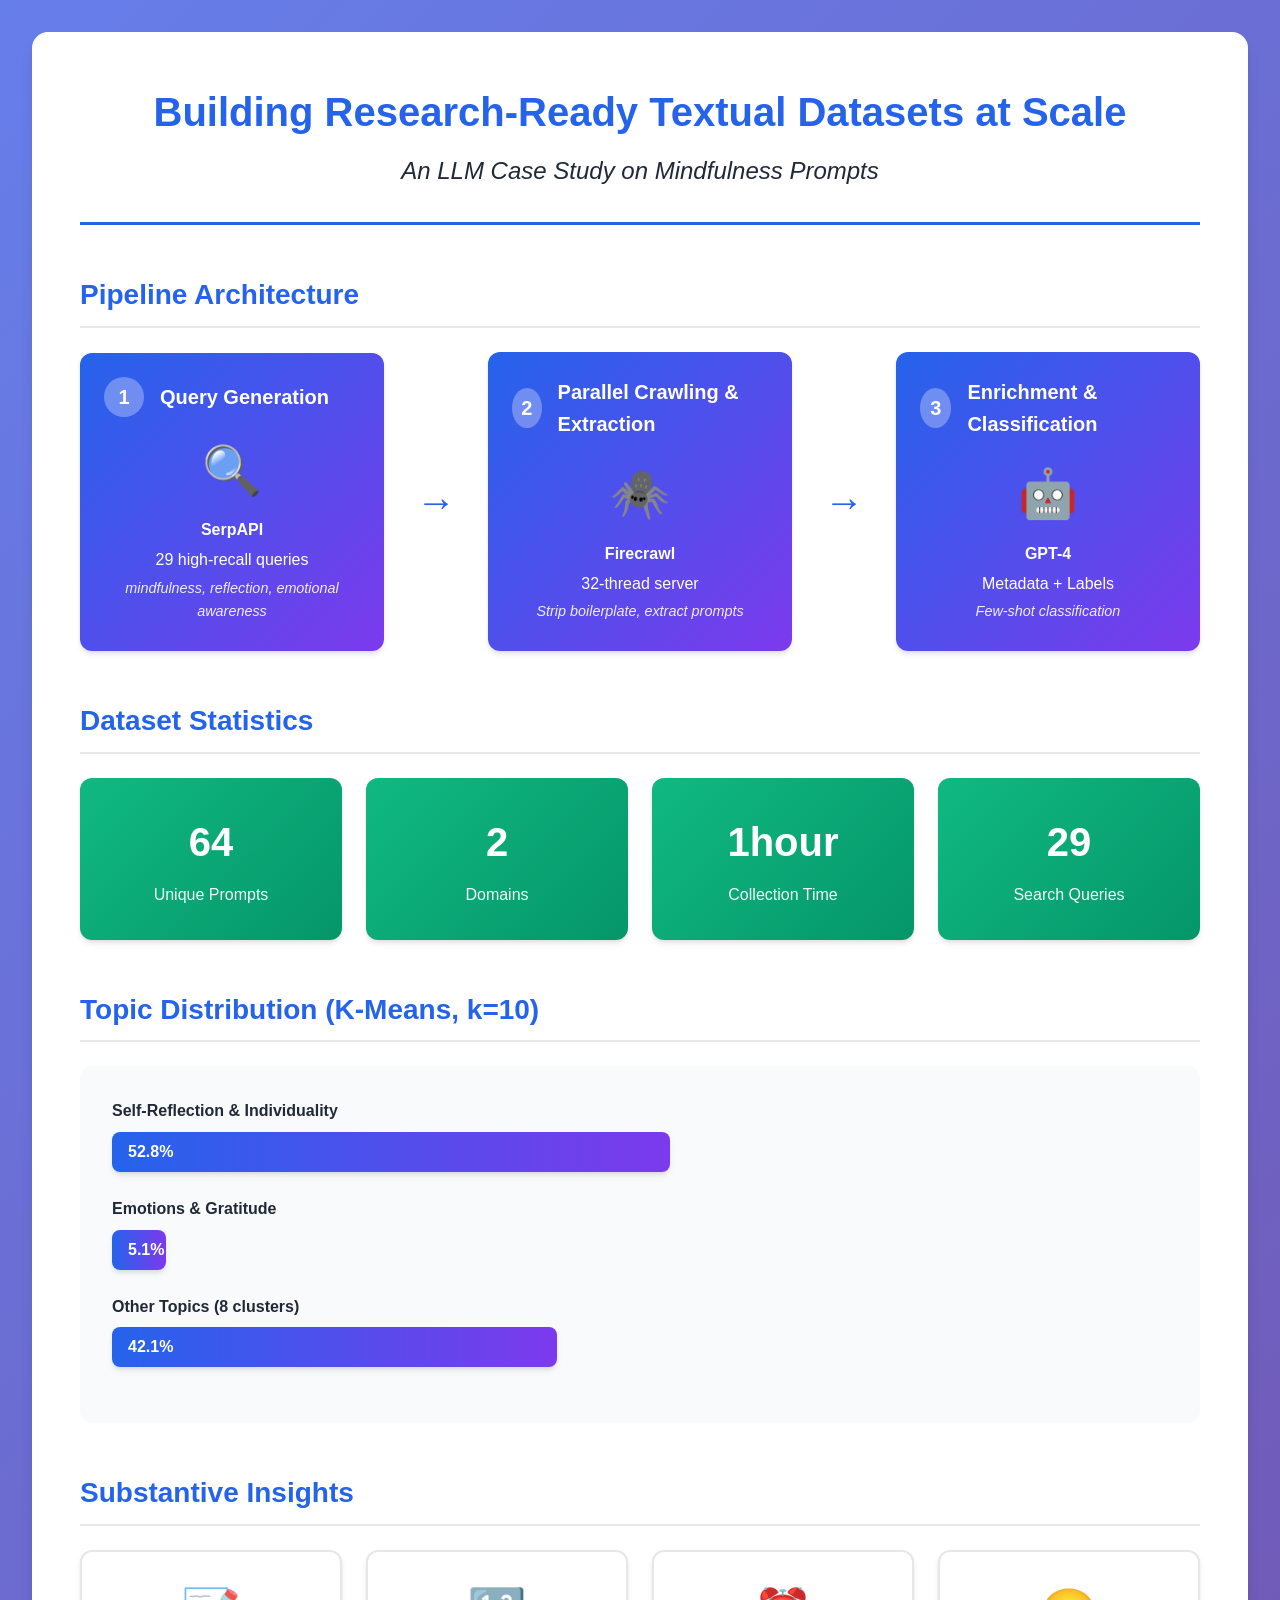
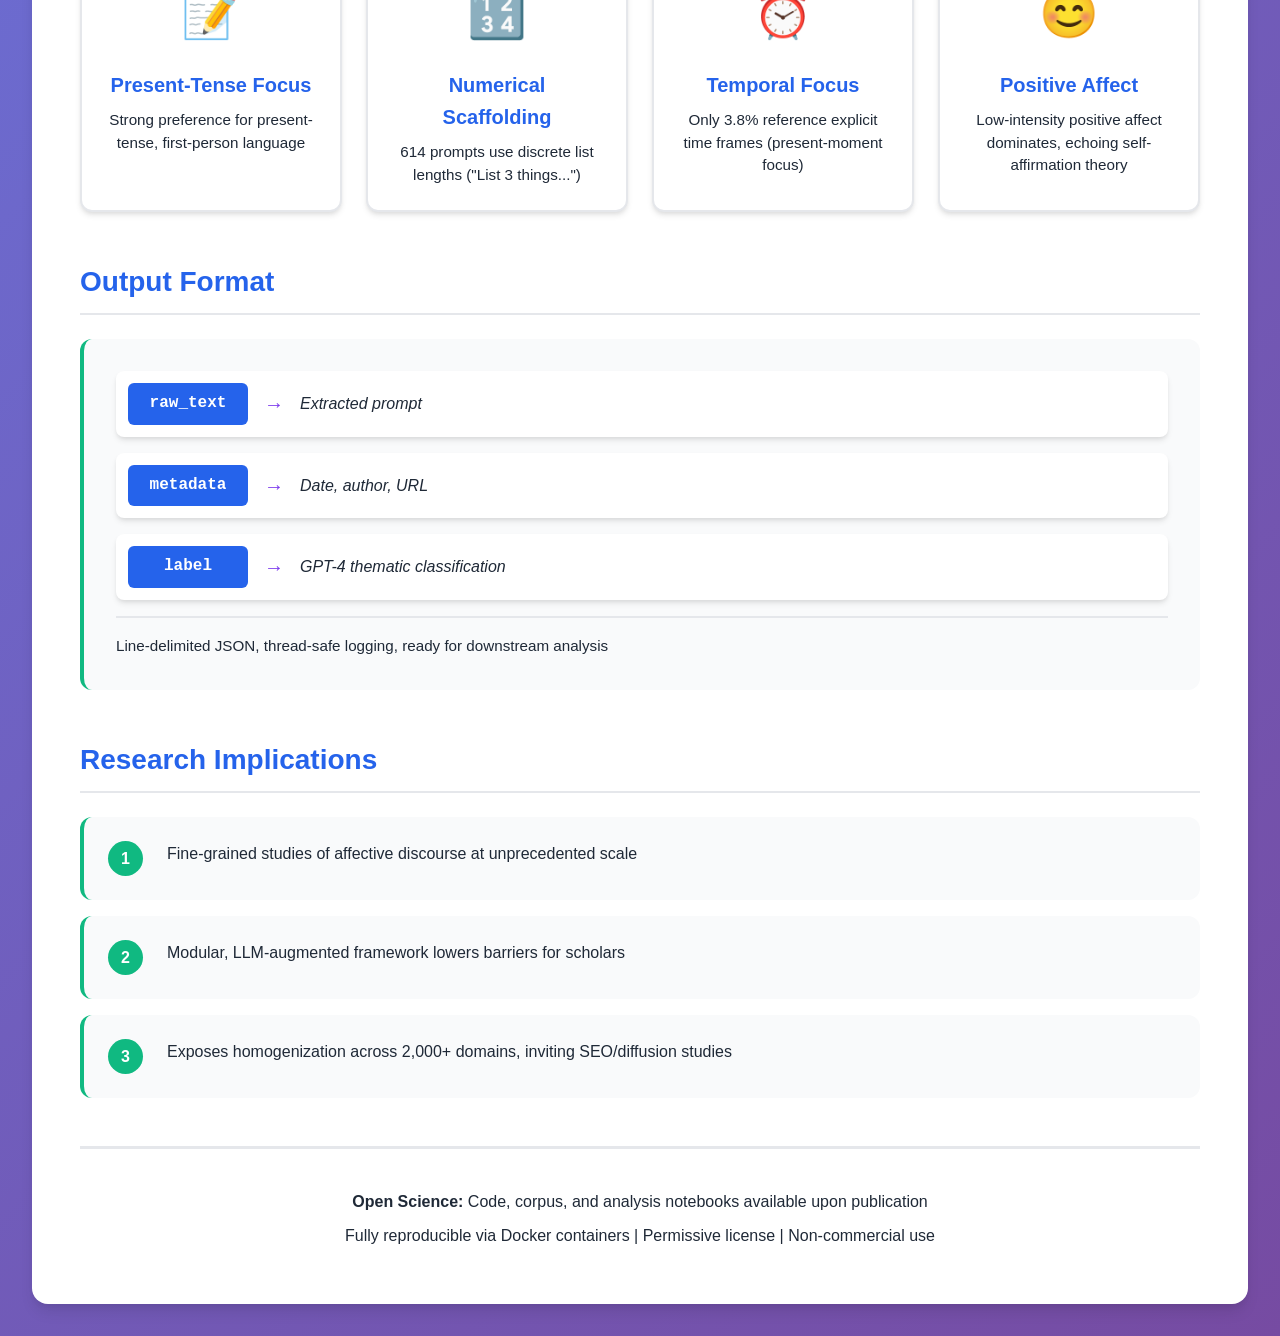
<file: dataflow_diagram/index.html>
<!DOCTYPE html>
<html lang="en">
<head>
    <meta charset="UTF-8">
    <meta name="viewport" content="width=device-width, initial-scale=1.0">
    <title>LLM-Augmented Web Scraping Pipeline - Mindfulness Prompts</title>
    <link rel="stylesheet" href="styles.css">
</head>
<body>
    <div class="container">
        <header>
            <h1>Building Research-Ready Textual Datasets at Scale</h1>
            <h2>An LLM Case Study on Mindfulness Prompts</h2>
        </header>

        <!-- Pipeline Overview -->
        <section class="pipeline-section">
            <h3>Pipeline Architecture</h3>
            <div class="pipeline-flow">
                <!-- Stage 1 -->
                <div class="stage" data-stage="1">
                    <div class="stage-header">
                        <span class="stage-number">1</span>
                        <h4>Query Generation</h4>
                    </div>
                    <div class="stage-content">
                        <div class="stage-icon">🔍</div>
                        <p><strong>SerpAPI</strong></p>
                        <p>29 high-recall queries</p>
                        <p class="detail">mindfulness, reflection, emotional awareness</p>
                    </div>
                </div>

                <div class="arrow">→</div>

                <!-- Stage 2 -->
                <div class="stage" data-stage="2">
                    <div class="stage-header">
                        <span class="stage-number">2</span>
                        <h4>Parallel Crawling & Extraction</h4>
                    </div>
                    <div class="stage-content">
                        <div class="stage-icon">🕷️</div>
                        <p><strong>Firecrawl</strong></p>
                        <p>32-thread server</p>
                        <p class="detail">Strip boilerplate, extract prompts</p>
                    </div>
                </div>

                <div class="arrow">→</div>

                <!-- Stage 3 -->
                <div class="stage" data-stage="3">
                    <div class="stage-header">
                        <span class="stage-number">3</span>
                        <h4>Enrichment & Classification</h4>
                    </div>
                    <div class="stage-content">
                        <div class="stage-icon">🤖</div>
                        <p><strong>GPT-4</strong></p>
                        <p>Metadata + Labels</p>
                        <p class="detail">Few-shot classification</p>
                    </div>
                </div>
            </div>
        </section>

        <!-- Key Statistics -->
        <section class="stats-section">
            <h3>Dataset Statistics</h3>
            <div class="stats-grid">
                <div class="stat-card">
                    <div class="stat-number">64,242</div>
                    <div class="stat-label">Unique Prompts</div>
                </div>
                <div class="stat-card">
                    <div class="stat-number">2,081</div>
                    <div class="stat-label">Domains</div>
                </div>
                <div class="stat-card">
                    <div class="stat-number">1 hour</div>
                    <div class="stat-label">Collection Time</div>
                </div>
                <div class="stat-card">
                    <div class="stat-number">29</div>
                    <div class="stat-label">Search Queries</div>
                </div>
            </div>
        </section>

        <!-- Topic Distribution -->
        <section class="topics-section">
            <h3>Topic Distribution (K-Means, k=10)</h3>
            <div class="topics-container">
                <div class="topic-bar">
                    <div class="topic-label">Self-Reflection & Individuality</div>
                    <div class="topic-bar-fill" style="width: 52.8%" data-percent="52.8%">
                        <span class="topic-percent">52.8%</span>
                    </div>
                </div>
                <div class="topic-bar">
                    <div class="topic-label">Emotions & Gratitude</div>
                    <div class="topic-bar-fill" style="width: 5.1%" data-percent="5.1%">
                        <span class="topic-percent">5.1%</span>
                    </div>
                </div>
                <div class="topic-bar">
                    <div class="topic-label">Other Topics (8 clusters)</div>
                    <div class="topic-bar-fill" style="width: 42.1%" data-percent="42.1%">
                        <span class="topic-percent">42.1%</span>
                    </div>
                </div>
            </div>
        </section>

        <!-- Key Findings -->
        <section class="findings-section">
            <h3>Substantive Insights</h3>
            <div class="findings-grid">
                <div class="finding-card">
                    <div class="finding-icon">📝</div>
                    <div class="finding-title">Present-Tense Focus</div>
                    <div class="finding-text">Strong preference for present-tense, first-person language</div>
                </div>
                <div class="finding-card">
                    <div class="finding-icon">🔢</div>
                    <div class="finding-title">Numerical Scaffolding</div>
                    <div class="finding-text">614 prompts use discrete list lengths ("List 3 things...")</div>
                </div>
                <div class="finding-card">
                    <div class="finding-icon">⏰</div>
                    <div class="finding-title">Temporal Focus</div>
                    <div class="finding-text">Only 3.8% reference explicit time frames (present-moment focus)</div>
                </div>
                <div class="finding-card">
                    <div class="finding-icon">😊</div>
                    <div class="finding-title">Positive Affect</div>
                    <div class="finding-text">Low-intensity positive affect dominates, echoing self-affirmation theory</div>
                </div>
            </div>
        </section>

        <!-- Output Format -->
        <section class="output-section">
            <h3>Output Format</h3>
            <div class="output-card">
                <div class="output-structure">
                    <div class="output-item">
                        <span class="output-key">raw_text</span>
                        <span class="output-arrow">→</span>
                        <span class="output-desc">Extracted prompt</span>
                    </div>
                    <div class="output-item">
                        <span class="output-key">metadata</span>
                        <span class="output-arrow">→</span>
                        <span class="output-desc">Date, author, URL</span>
                    </div>
                    <div class="output-item">
                        <span class="output-key">label</span>
                        <span class="output-arrow">→</span>
                        <span class="output-desc">GPT-4 thematic classification</span>
                    </div>
                </div>
                <p class="output-note">Line-delimited JSON, thread-safe logging, ready for downstream analysis</p>
            </div>
        </section>

        <!-- Research Implications -->
        <section class="implications-section">
            <h3>Research Implications</h3>
            <div class="implications-list">
                <div class="implication-item">
                    <span class="bullet">1</span>
                    <p>Fine-grained studies of affective discourse at unprecedented scale</p>
                </div>
                <div class="implication-item">
                    <span class="bullet">2</span>
                    <p>Modular, LLM-augmented framework lowers barriers for scholars</p>
                </div>
                <div class="implication-item">
                    <span class="bullet">3</span>
                    <p>Exposes homogenization across 2,000+ domains, inviting SEO/diffusion studies</p>
                </div>
            </div>
        </section>

        <!-- Footer -->
        <footer>
            <p><strong>Open Science:</strong> Code, corpus, and analysis notebooks available upon publication</p>
            <p>Fully reproducible via Docker containers | Permissive license | Non-commercial use</p>
        </footer>
    </div>

    <script src="script.js"></script>
</body>
</html>
</file>
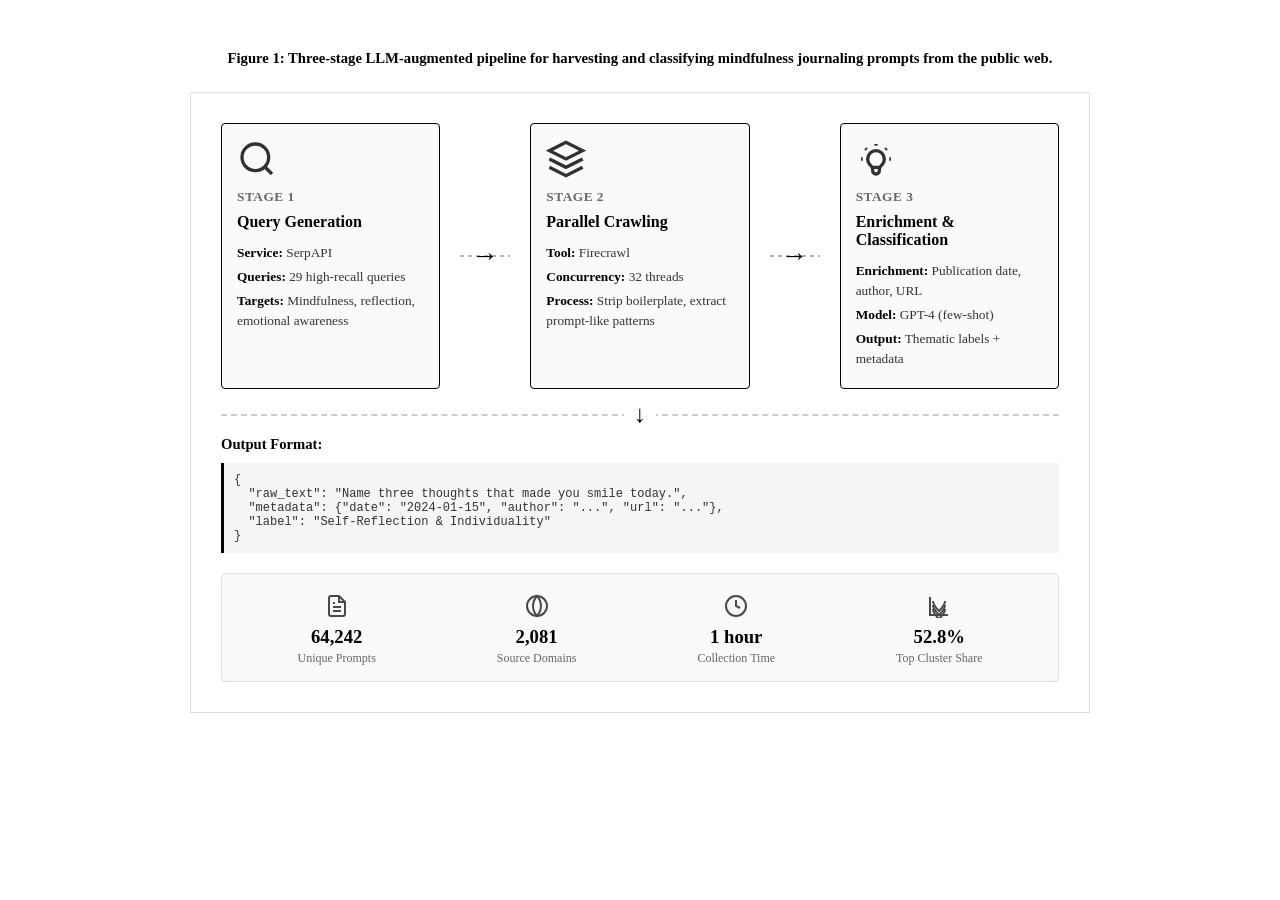
<file: dataflow_diagram/generate_figure.html>
<!DOCTYPE html>
<html lang="en">
<head>
    <meta charset="UTF-8">
    <meta name="viewport" content="width=device-width, initial-scale=1.0">
    <title>Pipeline Diagram - Camera Ready</title>
    <style>
        * {
            margin: 0;
            padding: 0;
            box-sizing: border-box;
        }

        body {
            font-family: 'Times New Roman', Times, serif;
            background: white;
            padding: 50px;
            display: flex;
            justify-content: center;
            align-items: center;
        }

        .paper-figure {
            width: 900px;
            background: white;
        }

        .figure-caption {
            font-size: 11pt;
            text-align: center;
            margin-bottom: 25px;
            font-weight: bold;
            color: #000;
        }

        .diagram-wrapper {
            border: 1px solid #ddd;
            padding: 30px;
            background: white;
        }

        .pipeline-flow {
            display: flex;
            align-items: stretch;
            gap: 20px;
            margin-bottom: 25px;
        }

        .stage {
            flex: 1;
            border: 1.5px solid #000;
            border-radius: 4px;
            padding: 15px;
            background: #fafafa;
            position: relative;
            overflow: hidden;
        }

        .stage::before {
            content: '';
            position: absolute;
            top: 0;
            right: 0;
            width: 60px;
            height: 60px;
            opacity: 0.1;
            background-size: contain;
            background-repeat: no-repeat;
            background-position: top right;
        }

        .stage-icon {
            width: 40px;
            height: 40px;
            margin-bottom: 10px;
            opacity: 0.8;
        }

        .stage-icon svg {
            width: 100%;
            height: 100%;
        }

        .stage-header {
            font-size: 10pt;
            font-weight: bold;
            color: #666;
            margin-bottom: 8px;
            text-transform: uppercase;
            letter-spacing: 0.5px;
        }

        .stage-title {
            font-size: 12pt;
            font-weight: bold;
            margin-bottom: 12px;
            color: #000;
        }

        .stage-details {
            font-size: 10pt;
            line-height: 1.5;
            color: #333;
        }

        .stage-details div {
            margin: 4px 0;
        }

        .detail-key {
            font-weight: bold;
            color: #000;
        }

        .arrow-container {
            display: flex;
            align-items: center;
            justify-content: center;
            flex-shrink: 0;
            width: 50px;
            position: relative;
        }

        .arrow {
            font-size: 20pt;
            color: #000;
            font-weight: bold;
            position: relative;
            z-index: 1;
        }

        .data-flow {
            position: absolute;
            width: 100%;
            height: 2px;
            background: repeating-linear-gradient(
                90deg,
                #000 0px,
                #000 4px,
                transparent 4px,
                transparent 8px
            );
            opacity: 0.3;
        }

        .output-section {
            margin-top: 20px;
            padding-top: 20px;
            border-top: 2px dashed #ccc;
            position: relative;
        }

        .output-section::before {
            content: '↓';
            position: absolute;
            top: -15px;
            left: 50%;
            transform: translateX(-50%);
            background: white;
            padding: 0 10px;
            font-size: 18pt;
            color: #000;
        }

        .output-title {
            font-size: 11pt;
            font-weight: bold;
            margin-bottom: 10px;
            color: #000;
        }

        .output-format {
            font-family: 'Courier New', monospace;
            font-size: 9pt;
            background: #f5f5f5;
            padding: 10px;
            border-left: 3px solid #000;
            color: #333;
        }

        .metrics-bar {
            display: flex;
            justify-content: space-around;
            margin-top: 20px;
            padding: 15px;
            background: #f9f9f9;
            border: 1px solid #e0e0e0;
            border-radius: 4px;
        }

        .metric {
            text-align: center;
            position: relative;
            padding-top: 5px;
        }

        .metric-icon {
            width: 24px;
            height: 24px;
            margin: 0 auto 8px;
            opacity: 0.7;
        }

        .metric-icon svg {
            width: 100%;
            height: 100%;
        }

        .metric-value {
            font-size: 14pt;
            font-weight: bold;
            color: #000;
        }

        .metric-label {
            font-size: 9pt;
            color: #666;
            margin-top: 3px;
        }

        @media print {
            body {
                padding: 0;
            }
            .paper-figure {
                width: 100%;
            }
            .diagram-wrapper {
                border: none;
                padding: 20px;
            }
        }
    </style>
</head>
<body>
    <div class="paper-figure">
        <div class="figure-caption">
            Figure 1: Three-stage LLM-augmented pipeline for harvesting and classifying mindfulness journaling prompts from the public web.
        </div>

        <div class="diagram-wrapper">
            <div class="pipeline-flow">
                <!-- Stage 1 -->
                <div class="stage">
                    <div class="stage-icon">
                        <svg viewBox="0 0 24 24" fill="none" stroke="currentColor" stroke-width="2">
                            <circle cx="11" cy="11" r="8"></circle>
                            <path d="m21 21-4.35-4.35"></path>
                        </svg>
                    </div>
                    <div class="stage-header">Stage 1</div>
                    <div class="stage-title">Query Generation</div>
                    <div class="stage-details">
                        <div><span class="detail-key">Service:</span> SerpAPI</div>
                        <div><span class="detail-key">Queries:</span> 29 high-recall queries</div>
                        <div><span class="detail-key">Targets:</span> Mindfulness, reflection, emotional awareness</div>
                    </div>
                </div>

                <div class="arrow-container">
                    <div class="data-flow"></div>
                    <div class="arrow">→</div>
                </div>

                <!-- Stage 2 -->
                <div class="stage">
                    <div class="stage-icon">
                        <svg viewBox="0 0 24 24" fill="none" stroke="currentColor" stroke-width="2">
                            <path d="M12 2L2 7l10 5 10-5-10-5z"></path>
                            <path d="M2 17l10 5 10-5"></path>
                            <path d="M2 12l10 5 10-5"></path>
                        </svg>
                    </div>
                    <div class="stage-header">Stage 2</div>
                    <div class="stage-title">Parallel Crawling</div>
                    <div class="stage-details">
                        <div><span class="detail-key">Tool:</span> Firecrawl</div>
                        <div><span class="detail-key">Concurrency:</span> 32 threads</div>
                        <div><span class="detail-key">Process:</span> Strip boilerplate, extract prompt-like patterns</div>
                    </div>
                </div>

                <div class="arrow-container">
                    <div class="data-flow"></div>
                    <div class="arrow">→</div>
                </div>

                <!-- Stage 3 -->
                <div class="stage">
                    <div class="stage-icon">
                        <svg viewBox="0 0 24 24" fill="none" stroke="currentColor" stroke-width="2">
                            <path d="M9.663 17h4.673M12 3v1m6.364 1.636l-.707.707M21 12h-1M4 12H3m3.343-5.657l-.707-.707m2.828 9.9a5 5 0 117.072 0l-.548.547A3.374 3.374 0 0014 18.469V19a2 2 0 11-4 0v-.531c0-.895-.356-1.754-.988-2.386l-.548-.547z"></path>
                        </svg>
                    </div>
                    <div class="stage-header">Stage 3</div>
                    <div class="stage-title">Enrichment & Classification</div>
                    <div class="stage-details">
                        <div><span class="detail-key">Enrichment:</span> Publication date, author, URL</div>
                        <div><span class="detail-key">Model:</span> GPT-4 (few-shot)</div>
                        <div><span class="detail-key">Output:</span> Thematic labels + metadata</div>
                    </div>
                </div>
            </div>

            <div class="output-section">
                <div class="output-title">Output Format:</div>
                <div class="output-format">
                    {<br>
                    &nbsp;&nbsp;"raw_text": "Name three thoughts that made you smile today.",<br>
                    &nbsp;&nbsp;"metadata": {"date": "2024-01-15", "author": "...", "url": "..."},<br>
                    &nbsp;&nbsp;"label": "Self-Reflection & Individuality"<br>
                    }
                </div>
            </div>

            <div class="metrics-bar">
                <div class="metric">
                    <div class="metric-icon">
                        <svg viewBox="0 0 24 24" fill="none" stroke="currentColor" stroke-width="2">
                            <path d="M14 2H6a2 2 0 0 0-2 2v16a2 2 0 0 0 2 2h12a2 2 0 0 0 2-2V8z"></path>
                            <polyline points="14 2 14 8 20 8"></polyline>
                            <line x1="16" y1="13" x2="8" y2="13"></line>
                            <line x1="16" y1="17" x2="8" y2="17"></line>
                            <polyline points="10 9 9 9 8 9"></polyline>
                        </svg>
                    </div>
                    <div class="metric-value">64,242</div>
                    <div class="metric-label">Unique Prompts</div>
                </div>
                <div class="metric">
                    <div class="metric-icon">
                        <svg viewBox="0 0 24 24" fill="none" stroke="currentColor" stroke-width="2">
                            <circle cx="12" cy="12" r="10"></circle>
                            <path d="M12 2a15.3 15.3 0 0 1 4 10 15.3 15.3 0 0 1-4 10 15.3 15.3 0 0 1-4-10 15.3 15.3 0 0 1 4-10z"></path>
                        </svg>
                    </div>
                    <div class="metric-value">2,081</div>
                    <div class="metric-label">Source Domains</div>
                </div>
                <div class="metric">
                    <div class="metric-icon">
                        <svg viewBox="0 0 24 24" fill="none" stroke="currentColor" stroke-width="2">
                            <circle cx="12" cy="12" r="10"></circle>
                            <polyline points="12 6 12 12 16 14"></polyline>
                        </svg>
                    </div>
                    <div class="metric-value">1 hour</div>
                    <div class="metric-label">Collection Time</div>
                </div>
                <div class="metric">
                    <div class="metric-icon">
                        <svg viewBox="0 0 24 24" fill="none" stroke="currentColor" stroke-width="2">
                            <path d="M3 3v18h18"></path>
                            <path d="M18 7c0 4-6 10-6 10s-6-6-6-10"></path>
                            <path d="M18 11c0 4-6 10-6 10s-6-6-6-10"></path>
                            <path d="M18 15c0 4-6 10-6 10s-6-6-6-10"></path>
                        </svg>
                    </div>
                    <div class="metric-value">52.8%</div>
                    <div class="metric-label">Top Cluster Share</div>
                </div>
            </div>
        </div>
    </div>
</body>
</html>
</file>
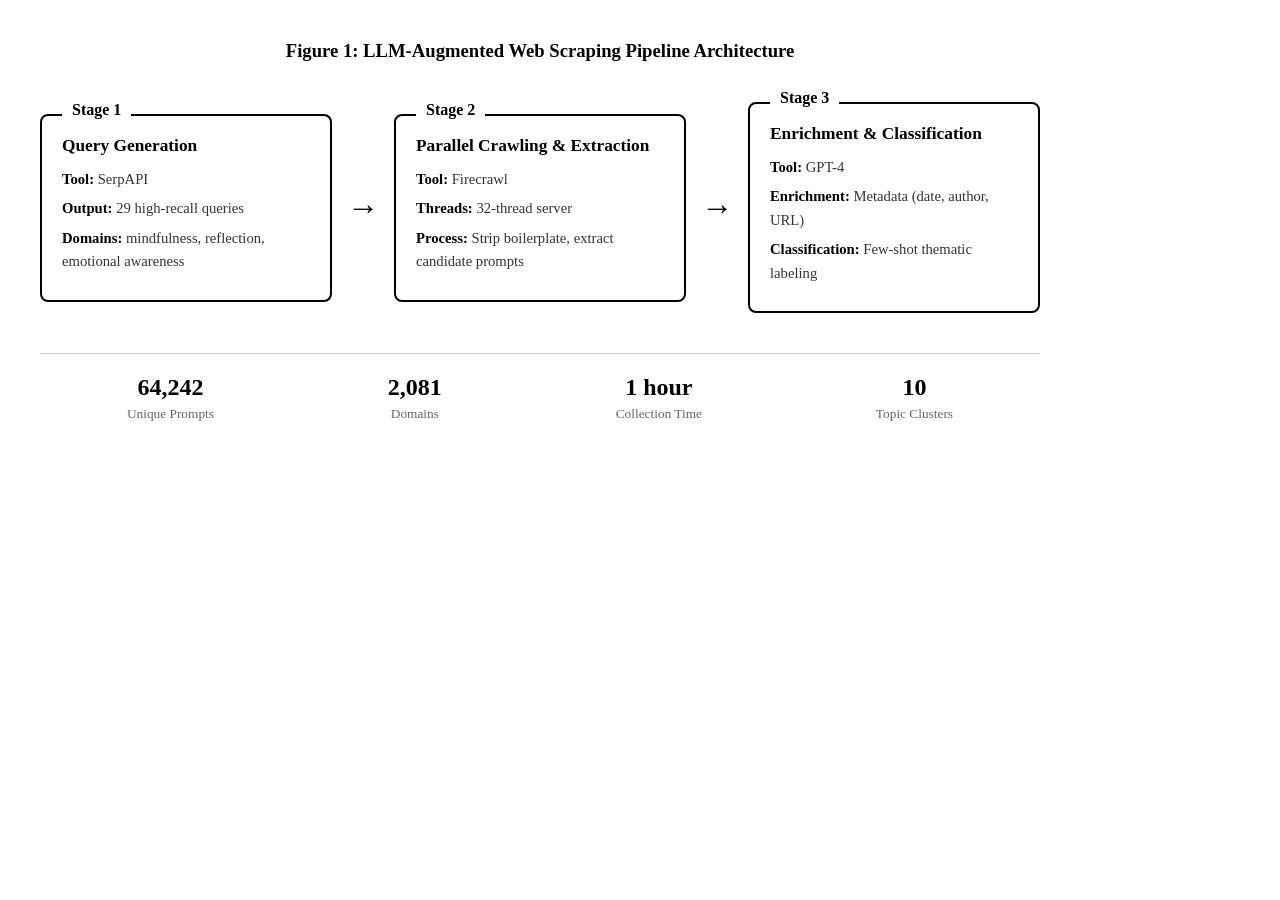
<file: dataflow_diagram/pipeline_diagram.html>
<!DOCTYPE html>
<html lang="en">
<head>
    <meta charset="UTF-8">
    <meta name="viewport" content="width=device-width, initial-scale=1.0">
    <title>Pipeline Architecture - Research Paper Figure</title>
    <style>
        * {
            margin: 0;
            padding: 0;
            box-sizing: border-box;
        }

        body {
            font-family: 'Times New Roman', Times, serif;
            background: white;
            padding: 40px;
            display: flex;
            justify-content: center;
            align-items: center;
            min-height: 100vh;
        }

        .figure-container {
            width: 1000px;
            max-width: 100%;
            background: white;
        }

        .figure-title {
            font-size: 14pt;
            font-weight: bold;
            text-align: center;
            margin-bottom: 30px;
            color: #000;
        }

        .pipeline-diagram {
            display: flex;
            align-items: center;
            justify-content: space-between;
            margin: 40px 0;
        }

        .stage-box {
            flex: 1;
            min-width: 220px;
            border: 2px solid #000;
            border-radius: 8px;
            padding: 20px;
            background: white;
            position: relative;
        }

        .stage-number {
            position: absolute;
            top: -15px;
            left: 20px;
            background: white;
            padding: 0 10px;
            font-weight: bold;
            font-size: 12pt;
        }

        .stage-title {
            font-size: 13pt;
            font-weight: bold;
            margin-bottom: 12px;
            color: #000;
        }

        .stage-content {
            font-size: 11pt;
            line-height: 1.6;
            color: #333;
        }

        .stage-content p {
            margin: 6px 0;
        }

        .stage-label {
            font-weight: bold;
            color: #000;
        }

        .arrow {
            font-size: 24pt;
            color: #000;
            margin: 0 15px;
            font-weight: bold;
        }

        .stats-row {
            display: flex;
            justify-content: space-around;
            margin-top: 30px;
            padding-top: 20px;
            border-top: 1px solid #ccc;
        }

        .stat-item {
            text-align: center;
        }

        .stat-value {
            font-size: 18pt;
            font-weight: bold;
            color: #000;
        }

        .stat-label {
            font-size: 10pt;
            color: #666;
            margin-top: 5px;
        }

        @media print {
            body {
                padding: 20px;
            }
            .figure-container {
                width: 100%;
            }
        }
    </style>
</head>
<body>
    <div class="figure-container">
        <div class="figure-title">Figure 1: LLM-Augmented Web Scraping Pipeline Architecture</div>
        
        <div class="pipeline-diagram">
            <!-- Stage 1 -->
            <div class="stage-box">
                <div class="stage-number">Stage 1</div>
                <div class="stage-title">Query Generation</div>
                <div class="stage-content">
                    <p><span class="stage-label">Tool:</span> SerpAPI</p>
                    <p><span class="stage-label">Output:</span> 29 high-recall queries</p>
                    <p><span class="stage-label">Domains:</span> mindfulness, reflection, emotional awareness</p>
                </div>
            </div>

            <div class="arrow">→</div>

            <!-- Stage 2 -->
            <div class="stage-box">
                <div class="stage-number">Stage 2</div>
                <div class="stage-title">Parallel Crawling & Extraction</div>
                <div class="stage-content">
                    <p><span class="stage-label">Tool:</span> Firecrawl</p>
                    <p><span class="stage-label">Threads:</span> 32-thread server</p>
                    <p><span class="stage-label">Process:</span> Strip boilerplate, extract candidate prompts</p>
                </div>
            </div>

            <div class="arrow">→</div>

            <!-- Stage 3 -->
            <div class="stage-box">
                <div class="stage-number">Stage 3</div>
                <div class="stage-title">Enrichment & Classification</div>
                <div class="stage-content">
                    <p><span class="stage-label">Tool:</span> GPT-4</p>
                    <p><span class="stage-label">Enrichment:</span> Metadata (date, author, URL)</p>
                    <p><span class="stage-label">Classification:</span> Few-shot thematic labeling</p>
                </div>
            </div>
        </div>

        <div class="stats-row">
            <div class="stat-item">
                <div class="stat-value">64,242</div>
                <div class="stat-label">Unique Prompts</div>
            </div>
            <div class="stat-item">
                <div class="stat-value">2,081</div>
                <div class="stat-label">Domains</div>
            </div>
            <div class="stat-item">
                <div class="stat-value">1 hour</div>
                <div class="stat-label">Collection Time</div>
            </div>
            <div class="stat-item">
                <div class="stat-value">10</div>
                <div class="stat-label">Topic Clusters</div>
            </div>
        </div>
    </div>

    <script>
        // Ensure proper rendering for print/PDF
        window.addEventListener('load', function() {
            // Force layout recalculation
            document.body.style.display = 'block';
        });

        // Handle print
        window.addEventListener('beforeprint', function() {
            document.body.style.padding = '20px';
        });
    </script>
</body>
</html>
</file>
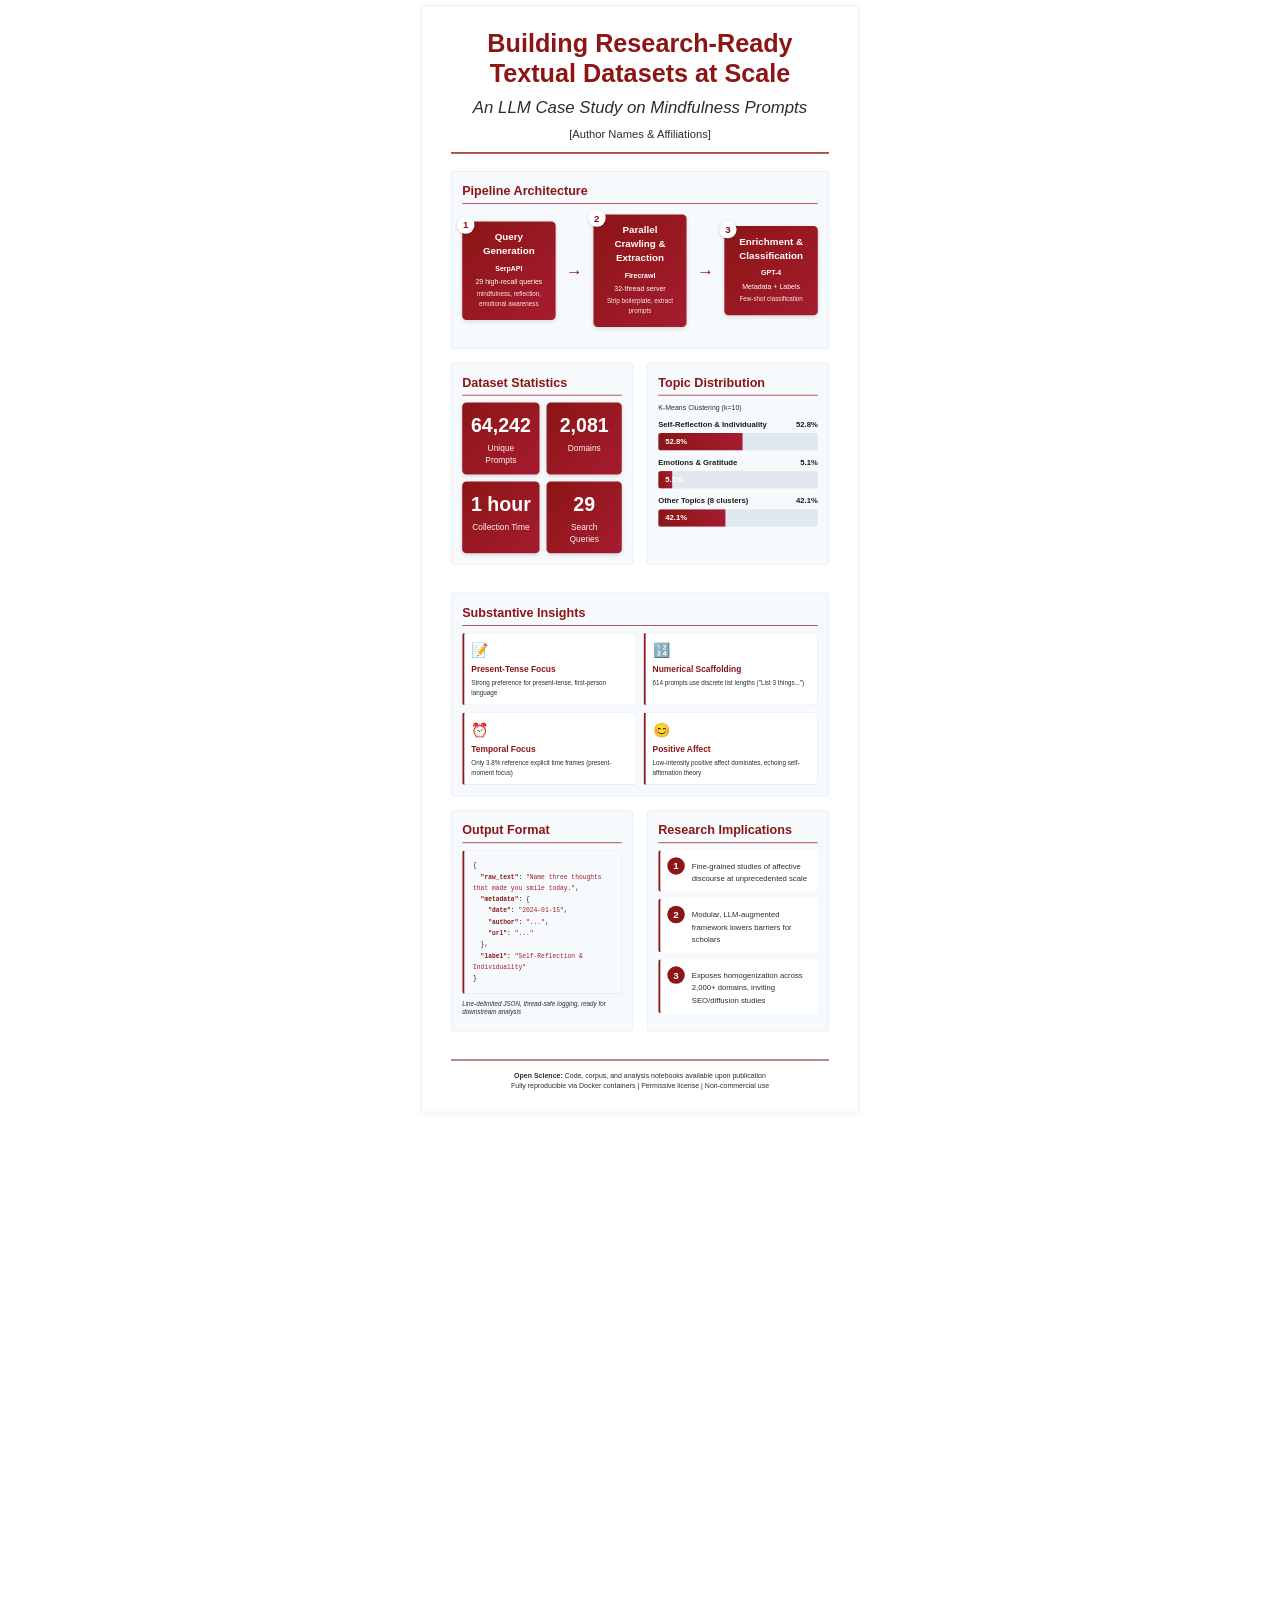
<file: dataflow_diagram/poster.html>
<!DOCTYPE html>
<html lang="en">
<head>
    <meta charset="UTF-8">
    <meta name="viewport" content="width=device-width, initial-scale=1.0">
    <title>Research Poster - LLM-Augmented Web Scraping Pipeline</title>
    <style>
        /* Reset and base styles */
        * {
            margin: 0;
            padding: 0;
            box-sizing: border-box;
        }

        body {
            font-family: 'Arial', 'Helvetica', sans-serif;
            background: white;
            color: #1a1a1a;
            line-height: 1.4;
            margin: 0;
            padding: 0;
        }

        /* Poster container - optimized for 36" x 48" printing */
        .poster-container {
            background: white;
            width: 100%;
            max-width: 100%;
            /* Aspect ratio for 36"x48" poster (3:4) */
            padding: 60px 80px;
            box-shadow: 0 0 20px rgba(0,0,0,0.1);
            margin: 0 auto;
        }
        
        /* For screen viewing, scale down */
        @media screen {
            body {
                padding: 20px;
                transform: scale(0.35);
                transform-origin: top center;
            }
            .poster-container {
                width: 2857px; /* Approximate width for 36" at screen DPI */
            }
        }

        /* Header Section */
        .poster-header {
            text-align: center;
            margin-bottom: 50px;
            padding-bottom: 30px;
            border-bottom: 4px solid #8C1515;
        }

        .poster-title {
            font-size: 72px;
            font-weight: bold;
            color: #8C1515;
            margin-bottom: 20px;
            line-height: 1.2;
        }

        .poster-subtitle {
            font-size: 48px;
            color: #2E2D29;
            font-weight: 400;
            font-style: italic;
            margin-bottom: 20px;
        }

        .poster-authors {
            font-size: 32px;
            color: #2E2D29;
            margin-top: 20px;
        }

        /* Main grid layout - 2 columns */
        .poster-grid {
            display: grid;
            grid-template-columns: 1fr 1fr;
            gap: 40px;
            margin-bottom: 50px;
        }

        /* Full-width sections */
        .poster-section-full {
            grid-column: 1 / -1;
            margin-bottom: 40px;
        }

        /* Section styling */
        .poster-section {
            background: #f7fafc;
            border: 2px solid #e2e8f0;
            border-radius: 8px;
            padding: 30px;
            margin-bottom: 30px;
        }

        .section-title {
            font-size: 36px;
            font-weight: bold;
            color: #8C1515;
            margin-bottom: 20px;
            padding-bottom: 10px;
            border-bottom: 2px solid #8C1515;
        }

        /* Pipeline Visualization */
        .pipeline-visual {
            display: flex;
            align-items: center;
            justify-content: space-between;
            gap: 30px;
            margin: 30px 0;
        }

        .pipeline-stage {
            flex: 1;
            background: linear-gradient(135deg, #8C1515 0%, #A51C30 100%);
            color: white;
            padding: 25px;
            border-radius: 12px;
            text-align: center;
            box-shadow: 0 4px 12px rgba(0,0,0,0.15);
            position: relative;
        }

        .stage-number {
            position: absolute;
            top: -15px;
            left: -15px;
            background: white;
            color: #8C1515;
            width: 50px;
            height: 50px;
            border-radius: 50%;
            display: flex;
            align-items: center;
            justify-content: center;
            font-size: 28px;
            font-weight: bold;
            box-shadow: 0 2px 8px rgba(0,0,0,0.2);
        }

        .stage-title {
            font-size: 28px;
            font-weight: bold;
            margin-bottom: 15px;
        }

        .stage-details {
            font-size: 20px;
            line-height: 1.5;
        }

        .stage-details p {
            margin: 8px 0;
        }

        .pipeline-arrow {
            font-size: 48px;
            color: #8C1515;
            font-weight: bold;
            flex-shrink: 0;
        }

        /* Statistics Grid */
        .stats-grid {
            display: grid;
            grid-template-columns: repeat(2, 1fr);
            gap: 20px;
            margin-top: 20px;
        }

        .stat-box {
            background: linear-gradient(135deg, #8C1515 0%, #A51C30 100%);
            color: white;
            padding: 25px;
            border-radius: 12px;
            text-align: center;
            box-shadow: 0 4px 12px rgba(0,0,0,0.15);
        }

        .stat-value {
            font-size: 56px;
            font-weight: bold;
            margin-bottom: 10px;
        }

        .stat-label {
            font-size: 24px;
            opacity: 0.95;
        }

        /* Topic Distribution */
        .topic-chart {
            margin-top: 20px;
        }

        .topic-item {
            margin-bottom: 20px;
        }

        .topic-label-row {
            display: flex;
            justify-content: space-between;
            margin-bottom: 8px;
            font-size: 22px;
            font-weight: 600;
        }

        .topic-bar-container {
            background: #e2e8f0;
            height: 50px;
            border-radius: 8px;
            overflow: hidden;
            position: relative;
        }

        .topic-bar-fill {
            background: linear-gradient(90deg, #8C1515 0%, #A51C30 100%);
            height: 100%;
            display: flex;
            align-items: center;
            padding: 0 20px;
            color: white;
            font-weight: bold;
            font-size: 22px;
            transition: width 1s ease;
        }

        /* Findings Grid */
        .findings-grid {
            display: grid;
            grid-template-columns: repeat(2, 1fr);
            gap: 20px;
            margin-top: 20px;
        }

        .finding-box {
            background: white;
            border: 2px solid #e2e8f0;
            border-left: 6px solid #8C1515;
            padding: 20px;
            border-radius: 8px;
        }

        .finding-icon {
            font-size: 40px;
            margin-bottom: 10px;
        }

        .finding-title {
            font-size: 24px;
            font-weight: bold;
            color: #8C1515;
            margin-bottom: 10px;
        }

        .finding-text {
            font-size: 18px;
            color: #2E2D29;
            line-height: 1.5;
        }

        /* Output Format */
        .output-format-box {
            background: #f7fafc;
            border: 2px solid #e2e8f0;
            border-left: 6px solid #8C1515;
            padding: 25px;
            border-radius: 8px;
            font-family: 'Courier New', monospace;
            font-size: 18px;
            line-height: 1.8;
            margin-top: 20px;
        }

        .json-key {
            color: #8C1515;
            font-weight: bold;
        }

        .json-string {
            color: #A51C30;
        }

        /* Implications List */
        .implications-list {
            margin-top: 20px;
        }

        .implication-item {
            display: flex;
            align-items: start;
            gap: 20px;
            margin-bottom: 20px;
            padding: 20px;
            background: white;
            border-left: 6px solid #8C1515;
            border-radius: 8px;
        }

        .implication-number {
            background: #8C1515;
            color: white;
            width: 50px;
            height: 50px;
            border-radius: 50%;
            display: flex;
            align-items: center;
            justify-content: center;
            font-size: 28px;
            font-weight: bold;
            flex-shrink: 0;
        }

        .implication-text {
            font-size: 22px;
            color: #2E2D29;
            line-height: 1.6;
            padding-top: 8px;
        }

        /* Footer */
        .poster-footer {
            margin-top: 50px;
            padding-top: 30px;
            border-top: 3px solid #8C1515;
            text-align: center;
            font-size: 20px;
            color: #2E2D29;
        }

        /* Print optimizations */
        @media print {
            body {
                padding: 0;
                transform: none !important;
            }

            .poster-container {
                padding: 60px 80px;
                box-shadow: none;
                width: 100%;
                max-width: none;
            }

            /* Ensure colors print */
            -webkit-print-color-adjust: exact;
            print-color-adjust: exact;
        }
    </style>
</head>
<body>
    <div class="poster-container">
        <!-- Header -->
        <div class="poster-header">
            <h1 class="poster-title">Building Research-Ready Textual Datasets at Scale</h1>
            <h2 class="poster-subtitle">An LLM Case Study on Mindfulness Prompts</h2>
            <div class="poster-authors">[Author Names & Affiliations]</div>
        </div>

        <!-- Pipeline Architecture - Full Width -->
        <div class="poster-section-full">
            <div class="poster-section">
                <h2 class="section-title">Pipeline Architecture</h2>
                <div class="pipeline-visual">
                    <!-- Stage 1 -->
                    <div class="pipeline-stage">
                        <div class="stage-number">1</div>
                        <div class="stage-title">Query Generation</div>
                        <div class="stage-details">
                            <p><strong>SerpAPI</strong></p>
                            <p>29 high-recall queries</p>
                            <p style="font-size: 18px; opacity: 0.9;">mindfulness, reflection, emotional awareness</p>
                        </div>
                    </div>

                    <div class="pipeline-arrow">→</div>

                    <!-- Stage 2 -->
                    <div class="pipeline-stage">
                        <div class="stage-number">2</div>
                        <div class="stage-title">Parallel Crawling & Extraction</div>
                        <div class="stage-details">
                            <p><strong>Firecrawl</strong></p>
                            <p>32-thread server</p>
                            <p style="font-size: 18px; opacity: 0.9;">Strip boilerplate, extract prompts</p>
                        </div>
                    </div>

                    <div class="pipeline-arrow">→</div>

                    <!-- Stage 3 -->
                    <div class="pipeline-stage">
                        <div class="stage-number">3</div>
                        <div class="stage-title">Enrichment & Classification</div>
                        <div class="stage-details">
                            <p><strong>GPT-4</strong></p>
                            <p>Metadata + Labels</p>
                            <p style="font-size: 18px; opacity: 0.9;">Few-shot classification</p>
                        </div>
                    </div>
                </div>
            </div>
        </div>

        <!-- Left Column -->
        <div class="poster-grid">
            <!-- Statistics -->
            <div class="poster-section">
                <h2 class="section-title">Dataset Statistics</h2>
                <div class="stats-grid">
                    <div class="stat-box">
                        <div class="stat-value">64,242</div>
                        <div class="stat-label">Unique Prompts</div>
                    </div>
                    <div class="stat-box">
                        <div class="stat-value">2,081</div>
                        <div class="stat-label">Domains</div>
                    </div>
                    <div class="stat-box">
                        <div class="stat-value">1 hour</div>
                        <div class="stat-label">Collection Time</div>
                    </div>
                    <div class="stat-box">
                        <div class="stat-value">29</div>
                        <div class="stat-label">Search Queries</div>
                    </div>
                </div>
            </div>

            <!-- Topic Distribution -->
            <div class="poster-section">
                <h2 class="section-title">Topic Distribution</h2>
                <p style="font-size: 20px; margin-bottom: 15px; color: #2E2D29;">K-Means Clustering (k=10)</p>
                <div class="topic-chart">
                    <div class="topic-item">
                        <div class="topic-label-row">
                            <span>Self-Reflection & Individuality</span>
                            <span>52.8%</span>
                        </div>
                        <div class="topic-bar-container">
                            <div class="topic-bar-fill" style="width: 52.8%;">52.8%</div>
                        </div>
                    </div>
                    <div class="topic-item">
                        <div class="topic-label-row">
                            <span>Emotions & Gratitude</span>
                            <span>5.1%</span>
                        </div>
                        <div class="topic-bar-container">
                            <div class="topic-bar-fill" style="width: 5.1%;">5.1%</div>
                        </div>
                    </div>
                    <div class="topic-item">
                        <div class="topic-label-row">
                            <span>Other Topics (8 clusters)</span>
                            <span>42.1%</span>
                        </div>
                        <div class="topic-bar-container">
                            <div class="topic-bar-fill" style="width: 42.1%;">42.1%</div>
                        </div>
                    </div>
                </div>
            </div>
        </div>

        <!-- Findings - Full Width -->
        <div class="poster-section-full">
            <div class="poster-section">
                <h2 class="section-title">Substantive Insights</h2>
                <div class="findings-grid">
                    <div class="finding-box">
                        <div class="finding-icon">📝</div>
                        <div class="finding-title">Present-Tense Focus</div>
                        <div class="finding-text">Strong preference for present-tense, first-person language</div>
                    </div>
                    <div class="finding-box">
                        <div class="finding-icon">🔢</div>
                        <div class="finding-title">Numerical Scaffolding</div>
                        <div class="finding-text">614 prompts use discrete list lengths ("List 3 things...")</div>
                    </div>
                    <div class="finding-box">
                        <div class="finding-icon">⏰</div>
                        <div class="finding-title">Temporal Focus</div>
                        <div class="finding-text">Only 3.8% reference explicit time frames (present-moment focus)</div>
                    </div>
                    <div class="finding-box">
                        <div class="finding-icon">😊</div>
                        <div class="finding-title">Positive Affect</div>
                        <div class="finding-text">Low-intensity positive affect dominates, echoing self-affirmation theory</div>
                    </div>
                </div>
            </div>
        </div>

        <!-- Bottom Row: Output Format and Implications -->
        <div class="poster-grid">
            <!-- Output Format -->
            <div class="poster-section">
                <h2 class="section-title">Output Format</h2>
                <div class="output-format-box">
                    {<br>
                    &nbsp;&nbsp;<span class="json-key">"raw_text"</span>: <span class="json-string">"Name three thoughts that made you smile today."</span>,<br>
                    &nbsp;&nbsp;<span class="json-key">"metadata"</span>: {<br>
                    &nbsp;&nbsp;&nbsp;&nbsp;<span class="json-key">"date"</span>: <span class="json-string">"2024-01-15"</span>,<br>
                    &nbsp;&nbsp;&nbsp;&nbsp;<span class="json-key">"author"</span>: <span class="json-string">"..."</span>,<br>
                    &nbsp;&nbsp;&nbsp;&nbsp;<span class="json-key">"url"</span>: <span class="json-string">"..."</span><br>
                    &nbsp;&nbsp;},<br>
                    &nbsp;&nbsp;<span class="json-key">"label"</span>: <span class="json-string">"Self-Reflection & Individuality"</span><br>
                    }
                </div>
                <p style="font-size: 18px; margin-top: 15px; color: #2E2D29; font-style: italic;">
                    Line-delimited JSON, thread-safe logging, ready for downstream analysis
                </p>
            </div>

            <!-- Research Implications -->
            <div class="poster-section">
                <h2 class="section-title">Research Implications</h2>
                <div class="implications-list">
                    <div class="implication-item">
                        <div class="implication-number">1</div>
                        <div class="implication-text">
                            Fine-grained studies of affective discourse at unprecedented scale
                        </div>
                    </div>
                    <div class="implication-item">
                        <div class="implication-number">2</div>
                        <div class="implication-text">
                            Modular, LLM-augmented framework lowers barriers for scholars
                        </div>
                    </div>
                    <div class="implication-item">
                        <div class="implication-number">3</div>
                        <div class="implication-text">
                            Exposes homogenization across 2,000+ domains, inviting SEO/diffusion studies
                        </div>
                    </div>
                </div>
            </div>
        </div>

        <!-- Footer -->
        <div class="poster-footer">
            <p><strong>Open Science:</strong> Code, corpus, and analysis notebooks available upon publication</p>
            <p>Fully reproducible via Docker containers | Permissive license | Non-commercial use</p>
        </div>
    </div>

    <script>
        // Simple animation for topic bars on load
        document.addEventListener('DOMContentLoaded', function() {
            const bars = document.querySelectorAll('.topic-bar-fill');
            bars.forEach(bar => {
                const width = bar.style.width;
                bar.style.width = '0%';
                setTimeout(() => {
                    bar.style.width = width;
                }, 100);
            });
        });
    </script>
</body>
</html>
</file>
<file: dataflow_diagram/styles.css>
* {
    margin: 0;
    padding: 0;
    box-sizing: border-box;
}

:root {
    --primary-color: #2563eb;
    --secondary-color: #7c3aed;
    --accent-color: #10b981;
    --text-color: #1f2937;
    --bg-color: #f9fafb;
    --card-bg: #ffffff;
    --border-color: #e5e7eb;
    --shadow: 0 4px 6px -1px rgba(0, 0, 0, 0.1), 0 2px 4px -1px rgba(0, 0, 0, 0.06);
    --shadow-lg: 0 10px 15px -3px rgba(0, 0, 0, 0.1), 0 4px 6px -2px rgba(0, 0, 0, 0.05);
}

body {
    font-family: -apple-system, BlinkMacSystemFont, 'Segoe UI', Roboto, 'Helvetica Neue', Arial, sans-serif;
    background: linear-gradient(135deg, #667eea 0%, #764ba2 100%);
    color: var(--text-color);
    line-height: 1.6;
    padding: 2rem;
    min-height: 100vh;
}

.container {
    max-width: 1400px;
    margin: 0 auto;
    background: var(--card-bg);
    border-radius: 16px;
    box-shadow: var(--shadow-lg);
    padding: 3rem;
    animation: fadeIn 0.5s ease-in;
}

@keyframes fadeIn {
    from {
        opacity: 0;
        transform: translateY(20px);
    }
    to {
        opacity: 1;
        transform: translateY(0);
    }
}

header {
    text-align: center;
    margin-bottom: 3rem;
    padding-bottom: 2rem;
    border-bottom: 3px solid var(--primary-color);
}

header h1 {
    font-size: 2.5rem;
    color: var(--primary-color);
    margin-bottom: 0.5rem;
    font-weight: 700;
}

header h2 {
    font-size: 1.5rem;
    color: var(--text-color);
    font-weight: 400;
    font-style: italic;
}

section {
    margin-bottom: 3rem;
}

section h3 {
    font-size: 1.75rem;
    color: var(--primary-color);
    margin-bottom: 1.5rem;
    padding-bottom: 0.5rem;
    border-bottom: 2px solid var(--border-color);
}

/* Pipeline Section */
.pipeline-flow {
    display: flex;
    align-items: center;
    justify-content: space-between;
    gap: 2rem;
    flex-wrap: wrap;
}

.stage {
    flex: 1;
    min-width: 250px;
    background: linear-gradient(135deg, var(--primary-color) 0%, var(--secondary-color) 100%);
    border-radius: 12px;
    padding: 1.5rem;
    color: white;
    box-shadow: var(--shadow);
    transition: all 0.3s ease;
    cursor: pointer;
}

.stage:hover {
    transform: translateY(-5px);
    box-shadow: var(--shadow-lg);
}

.stage-header {
    display: flex;
    align-items: center;
    gap: 1rem;
    margin-bottom: 1rem;
}

.stage-number {
    background: rgba(255, 255, 255, 0.3);
    width: 40px;
    height: 40px;
    border-radius: 50%;
    display: flex;
    align-items: center;
    justify-content: center;
    font-weight: bold;
    font-size: 1.25rem;
}

.stage-header h4 {
    font-size: 1.25rem;
    margin: 0;
}

.stage-content {
    text-align: center;
}

.stage-icon {
    font-size: 3rem;
    margin-bottom: 0.5rem;
}

.stage-content p {
    margin: 0.25rem 0;
}

.stage-content .detail {
    font-size: 0.9rem;
    opacity: 0.9;
    font-style: italic;
}

.arrow {
    font-size: 2.5rem;
    color: var(--primary-color);
    font-weight: bold;
    animation: pulse 2s infinite;
}

@keyframes pulse {
    0%, 100% {
        opacity: 1;
    }
    50% {
        opacity: 0.5;
    }
}

/* Stats Section */
.stats-grid {
    display: grid;
    grid-template-columns: repeat(auto-fit, minmax(200px, 1fr));
    gap: 1.5rem;
}

.stat-card {
    background: linear-gradient(135deg, var(--accent-color) 0%, #059669 100%);
    border-radius: 12px;
    padding: 2rem;
    text-align: center;
    color: white;
    box-shadow: var(--shadow);
    transition: all 0.3s ease;
    position: relative;
    overflow: hidden;
}

.stat-card:hover {
    transform: scale(1.05);
    box-shadow: var(--shadow-lg);
}

.stat-number {
    font-size: 2.5rem;
    font-weight: bold;
    margin-bottom: 0.5rem;
}

.stat-label {
    font-size: 1rem;
    opacity: 0.95;
}

/* Topics Section */
.topics-container {
    background: var(--bg-color);
    border-radius: 12px;
    padding: 2rem;
}

.topic-bar {
    margin-bottom: 1.5rem;
    position: relative;
}

.topic-label {
    font-weight: 600;
    margin-bottom: 0.5rem;
    color: var(--text-color);
}

.topic-bar-fill {
    background: linear-gradient(90deg, var(--primary-color) 0%, var(--secondary-color) 100%);
    height: 40px;
    border-radius: 8px;
    display: flex;
    align-items: center;
    padding: 0 1rem;
    color: white;
    font-weight: bold;
    transition: width 1s ease;
    box-shadow: var(--shadow);
}

.topic-percent {
    white-space: nowrap;
}

/* Findings Section */
.findings-grid {
    display: grid;
    grid-template-columns: repeat(auto-fit, minmax(250px, 1fr));
    gap: 1.5rem;
}

.finding-card {
    background: var(--card-bg);
    border: 2px solid var(--border-color);
    border-radius: 12px;
    padding: 1.5rem;
    text-align: center;
    transition: all 0.3s ease;
    box-shadow: var(--shadow);
    position: relative;
    overflow: hidden;
}

.finding-card:hover {
    border-color: var(--primary-color);
    transform: translateY(-5px);
    box-shadow: var(--shadow-lg);
}

.finding-icon {
    font-size: 3rem;
    margin-bottom: 1rem;
}

.finding-title {
    font-size: 1.25rem;
    font-weight: bold;
    color: var(--primary-color);
    margin-bottom: 0.5rem;
}

.finding-text {
    color: var(--text-color);
    font-size: 0.95rem;
    line-height: 1.5;
}

/* Output Section */
.output-card {
    background: var(--bg-color);
    border-radius: 12px;
    padding: 2rem;
    border-left: 4px solid var(--accent-color);
}

.output-structure {
    display: flex;
    flex-direction: column;
    gap: 1rem;
    margin-bottom: 1rem;
}

.output-item {
    display: flex;
    align-items: center;
    gap: 1rem;
    padding: 0.75rem;
    background: white;
    border-radius: 8px;
    box-shadow: var(--shadow);
}

.output-key {
    font-family: 'Courier New', monospace;
    background: var(--primary-color);
    color: white;
    padding: 0.5rem 1rem;
    border-radius: 6px;
    font-weight: bold;
    min-width: 120px;
    text-align: center;
}

.output-arrow {
    color: var(--secondary-color);
    font-weight: bold;
    font-size: 1.25rem;
}

.output-desc {
    color: var(--text-color);
    font-style: italic;
}

.output-note {
    margin-top: 1rem;
    padding-top: 1rem;
    border-top: 2px solid var(--border-color);
    color: var(--text-color);
    font-size: 0.95rem;
}

/* Implications Section */
.implications-list {
    display: flex;
    flex-direction: column;
    gap: 1rem;
}

.implication-item {
    display: flex;
    align-items: start;
    gap: 1.5rem;
    padding: 1.5rem;
    background: var(--bg-color);
    border-radius: 12px;
    border-left: 4px solid var(--accent-color);
    transition: all 0.3s ease;
}

.implication-item:hover {
    background: #f3f4f6;
    transform: translateX(5px);
}

.bullet {
    background: var(--accent-color);
    color: white;
    width: 35px;
    height: 35px;
    border-radius: 50%;
    display: flex;
    align-items: center;
    justify-content: center;
    font-weight: bold;
    flex-shrink: 0;
}

.implication-item p {
    color: var(--text-color);
    line-height: 1.6;
}

/* Footer */
footer {
    margin-top: 3rem;
    padding-top: 2rem;
    border-top: 3px solid var(--border-color);
    text-align: center;
    color: var(--text-color);
}

footer p {
    margin: 0.5rem 0;
}

/* Ripple effect */
.ripple {
    position: absolute;
    border-radius: 50%;
    background: rgba(255, 255, 255, 0.6);
    transform: scale(0);
    animation: ripple-animation 0.6s ease-out;
    pointer-events: none;
}

@keyframes ripple-animation {
    to {
        transform: scale(4);
        opacity: 0;
    }
}

/* Responsive Design */
@media (max-width: 768px) {
    .container {
        padding: 1.5rem;
    }

    header h1 {
        font-size: 1.75rem;
    }

    header h2 {
        font-size: 1.25rem;
    }

    .pipeline-flow {
        flex-direction: column;
    }

    .arrow {
        transform: rotate(90deg);
    }

    .stats-grid {
        grid-template-columns: repeat(2, 1fr);
    }

    .findings-grid {
        grid-template-columns: 1fr;
    }
}

@media (max-width: 480px) {
    body {
        padding: 1rem;
    }

    .stats-grid {
        grid-template-columns: 1fr;
    }
}
</file>
